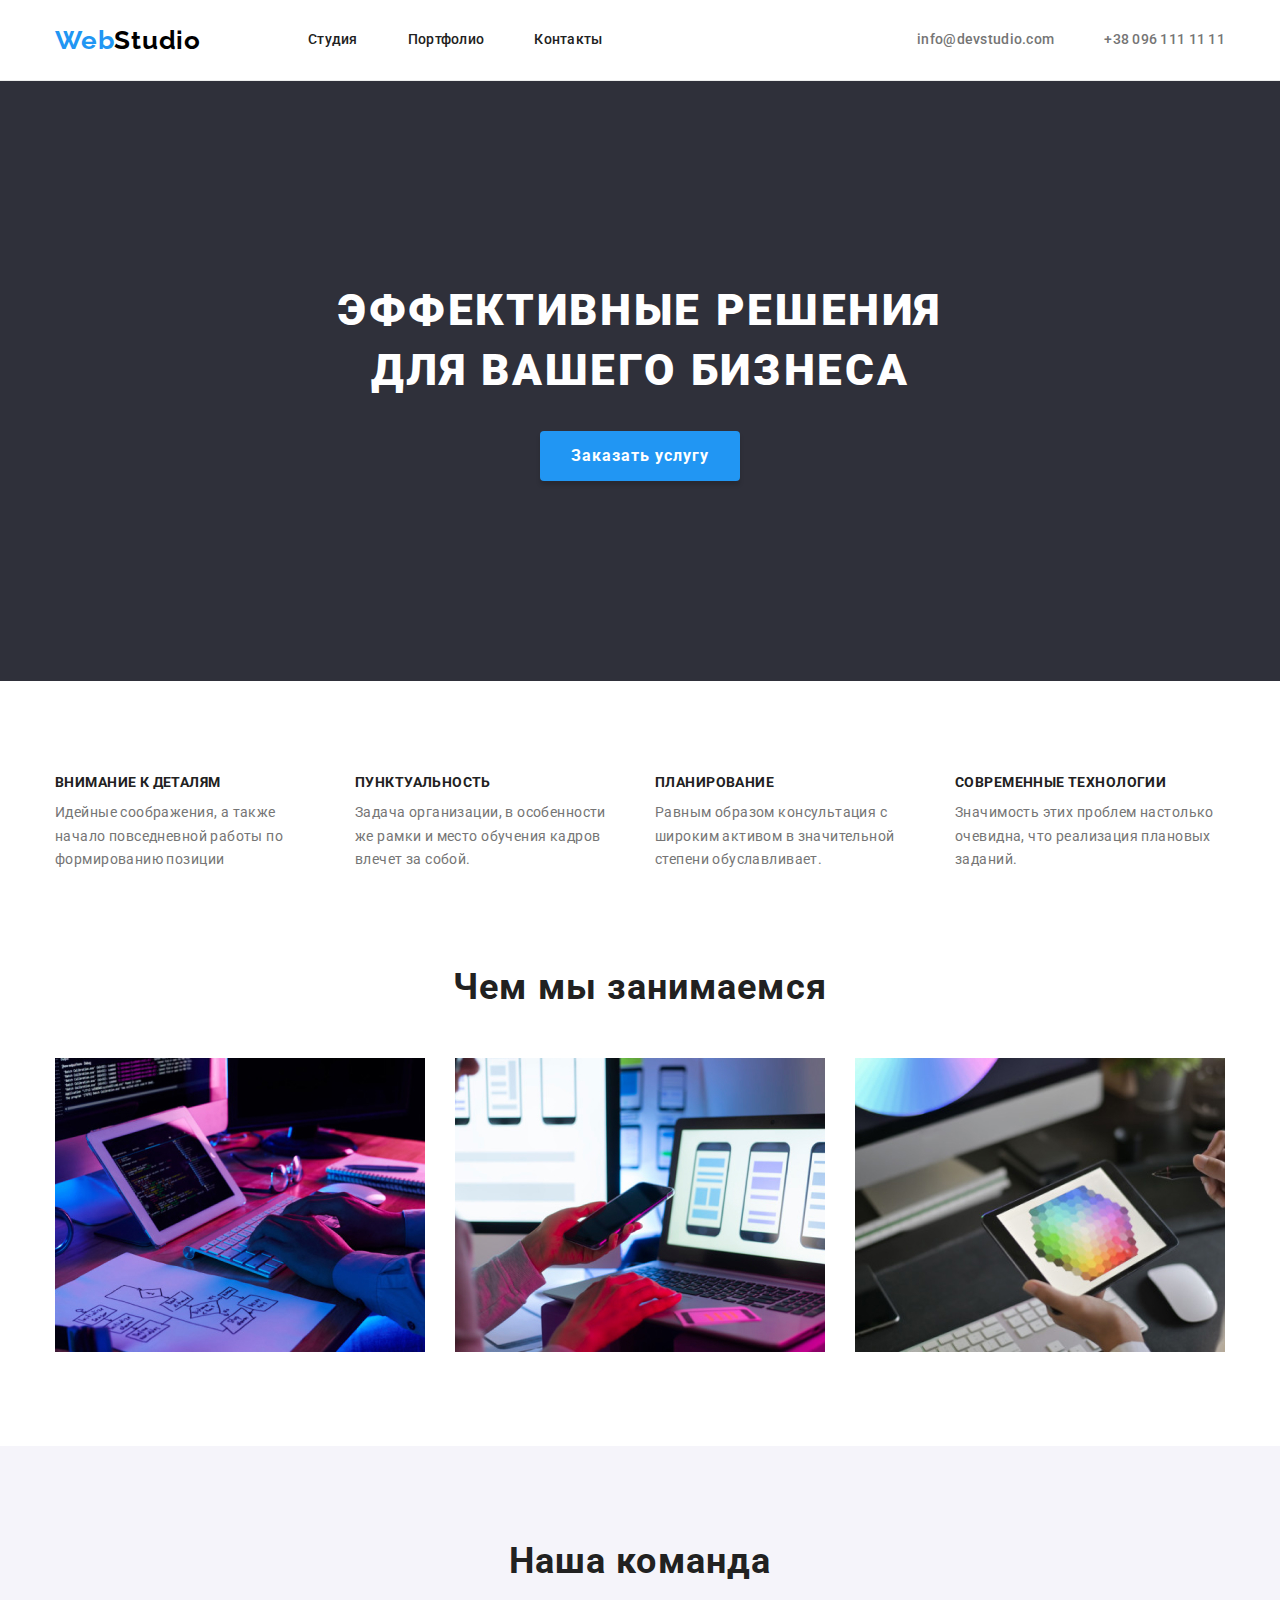
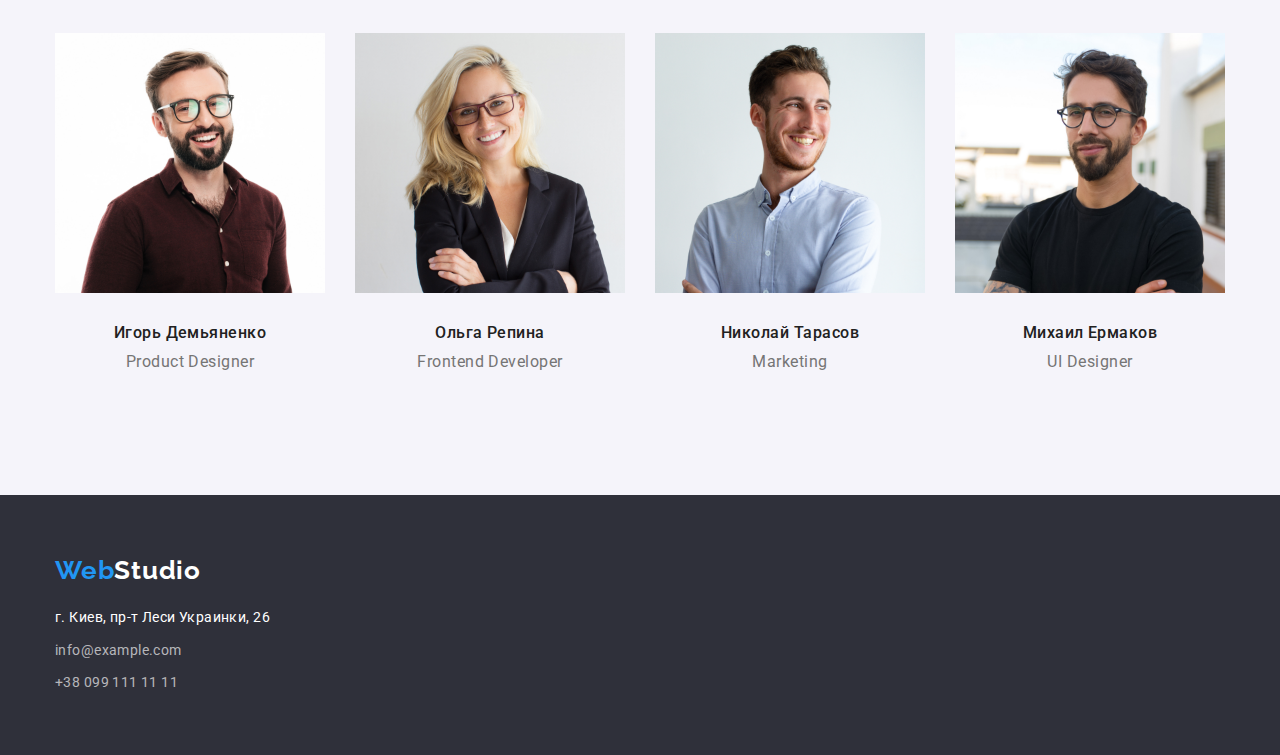
<file: index.html>
<!DOCTYPE html>
<html lang="ru">
<head>
    <meta charset="UTF-8">
    <meta http-equiv="X-UA-Compatible" content="IE=edge">
    <meta name="viewport" content="width=device-width, initial-scale=1.0">
    <title>Студия</title>
    <link href="https://fonts.googleapis.com/css2?family=Roboto:wght@400;500;700;900&display=swap" rel="stylesheet">
    <link href="https://fonts.googleapis.com/css2?family=Raleway:wght@700&family=Roboto:wght@400;500;700;900&display=swap"
        rel="stylesheet">
        <link rel="stylesheet" href="https://cdnjs.cloudflare.com/ajax/libs/modern-normalize/1.1.0/modern-normalize.min.css
">
    <link rel="stylesheet" href="./css/styles.css">
</head>
<body>
        <header class="header">
            <div class="container header-container">
                <nav class="site-nav">
                    <a class="logo link" href="index.html"><span class="logo-blue">Web</span>Studio</a>
                    <ul class="site-nav-list">
                        <li class="site-nav-item">
                            <a href="./index.html" class="site-nav-link link">Студия</a>
                        </li>
                        <li class="site-nav-item">
                            <a href="./portfolio.html" class="site-nav-link link">Портфолио</a>
                        </li>
                        <li class="site-nav-item">
                            <a href="" class="site-nav-link link">Контакты</a>
                        </li>
                    </ul>
                </nav>
                <ul class="contacts">
                    <li class="contacts-item">
                        <a href="mailto:info@devstudio.com" class="contacts-link link">info@devstudio.com</a>
                    </li>
                    <li class="contacts-item">
                        <a href="tel:+380961111111" class="contacts-link link">+38 096 111 11 11</a>
                    </li>
                </ul>
            </div>
        </header>
        <main>
            <section class="hero">
                <h1 class="hero-title">Эффективные решения для вашего бизнеса</h1>
                <button class="hero-button" type="button">Заказать услугу</button>
            </section>
            <section class="section">
                <div class="container">
                    <h2 class="visually-hidden">Преимущества</h2>
                    <!--Скрытый заголовок-->
                    <ul class="features">
                        <li class="features-item">
                            <h3 class="features-title">Внимание к деталям</h3>
                            <p class="features-text">Идейные соображения, а также начало повседневной работы по формированию позиции
                            </p>
                        </li>
                        <li class="features-item">
                            <h3 class="features-title">Пунктуальность</h3>
                            <p class="features-text">Задача организации, в особенности же рамки и место обучения кадров влечет за
                                собой.
                        </li>
                        <li class="features-item">
                            <h3 class="features-title">Планирование</h3>
                            <p class="features-text">Равным образом консультация с широким активом в значительной степени
                                обуславливает.
                        </li>
                        <li class="features-item">
                            <h3 class="features-title">Современные технологии</h3>
                            <p class="features-text">Значимость этих проблем настолько очевидна, что реализация плановых заданий.
                        </li>
                    </ul>
                </div>
            </section>
            <section class="about section">
                <div class="container">
                    <h2 class="about-title">Чем мы занимаемся</h2>
                    <ul class="about-list ">
                        <li class="about-item">
                            <a href="" class="about-link link"><img src="./images/box1.jpg" alt="Програмист пишет код" width="370"
                                    height="294"></a>
                        </li>
                        <li class="about-item">
                            <a href="" class="about-link link"><img src="./images/box2.jpg" alt="разработка мобильных приложений"
                                    width="370" height="294"></a>
                        </li>
                        <li class="about-item">
                            <a href="" class="about-link link"><img src="./images/box3.jpg" alt="графические приложения" width="370"
                                    height="294"></a>
                        </li>
                    </ul>
                </div>
            </section>
            <section class="team section">
                <div class="container">
                    <h2 class="team-title">Наша команда</h2>
                    <ul class="team-list">
                        <li class="team-item">
                            <img src="./images/foto1.jpg" alt="фотография сотрудника" width="270" height="260">
                            <div class="team-info">
                                <h3 class="team-name">Игорь Демьяненко</h3>
                                <p class="team-role">Product Designer</p>
                            </div>
                        </li>
                        <li class="team-item">
                            <img src="./images/foto2.jpg" alt="фотография сотрудника" width="270" height="260">
                            <div class="team-info">
                                <h3 class="team-name">Ольга Репина</h3>
                                <p class="team-role">Frontend Developer</p>
                            </div>
                        </li>
                        <li class="team-item">
                            <img src="./images/foto3.jpg" alt="фотография сотрудника" width="270" height="260">
                            <div class="team-info">
                                <h3 class="team-name">Николай Тарасов</h3>
                                <p class="team-role">Marketing</p>
                            </div>   
                        </li>
                        <li class="team-item">
                            <img src="./images/foto4.jpg" alt="фотография сотрудника" width="270" height="260">
                            <div class="team-info">
                                <h3 class="team-name">Михаил Ермаков</h3>
                                <p class="team-role">UI Designer</p>
                            </div>
                
                        </li>
                    </ul>
                </div>
                
            </section>
        </main>
        <footer class="footer">
            <div class="container">
                <a href="index.html" class="footer-logo link">
                    <span class="logo-blue">Web</span>Studio</a>
                <address class="address">
                    <ul>
                        <li class="address-item">
                            <a class="link post" href="https://goo.gl/maps/NByH8W3uJeNuBEVe8">г. Киев, пр-т Леси Украинки,
                                26</a>
                        </li>
                        <li class="address-item">
                            <a class="footer-link link" href="mailto:info@example.com">info@example.com</a>
                        </li>
                        <li class="address-item">
                            <a class="footer-link link" href="tel:+380991111111">+38 099 111 11 11</a>
                        </li>
                    </ul>
                </address>
            </div>
            
        </footer>
</body>
</html>
</file>
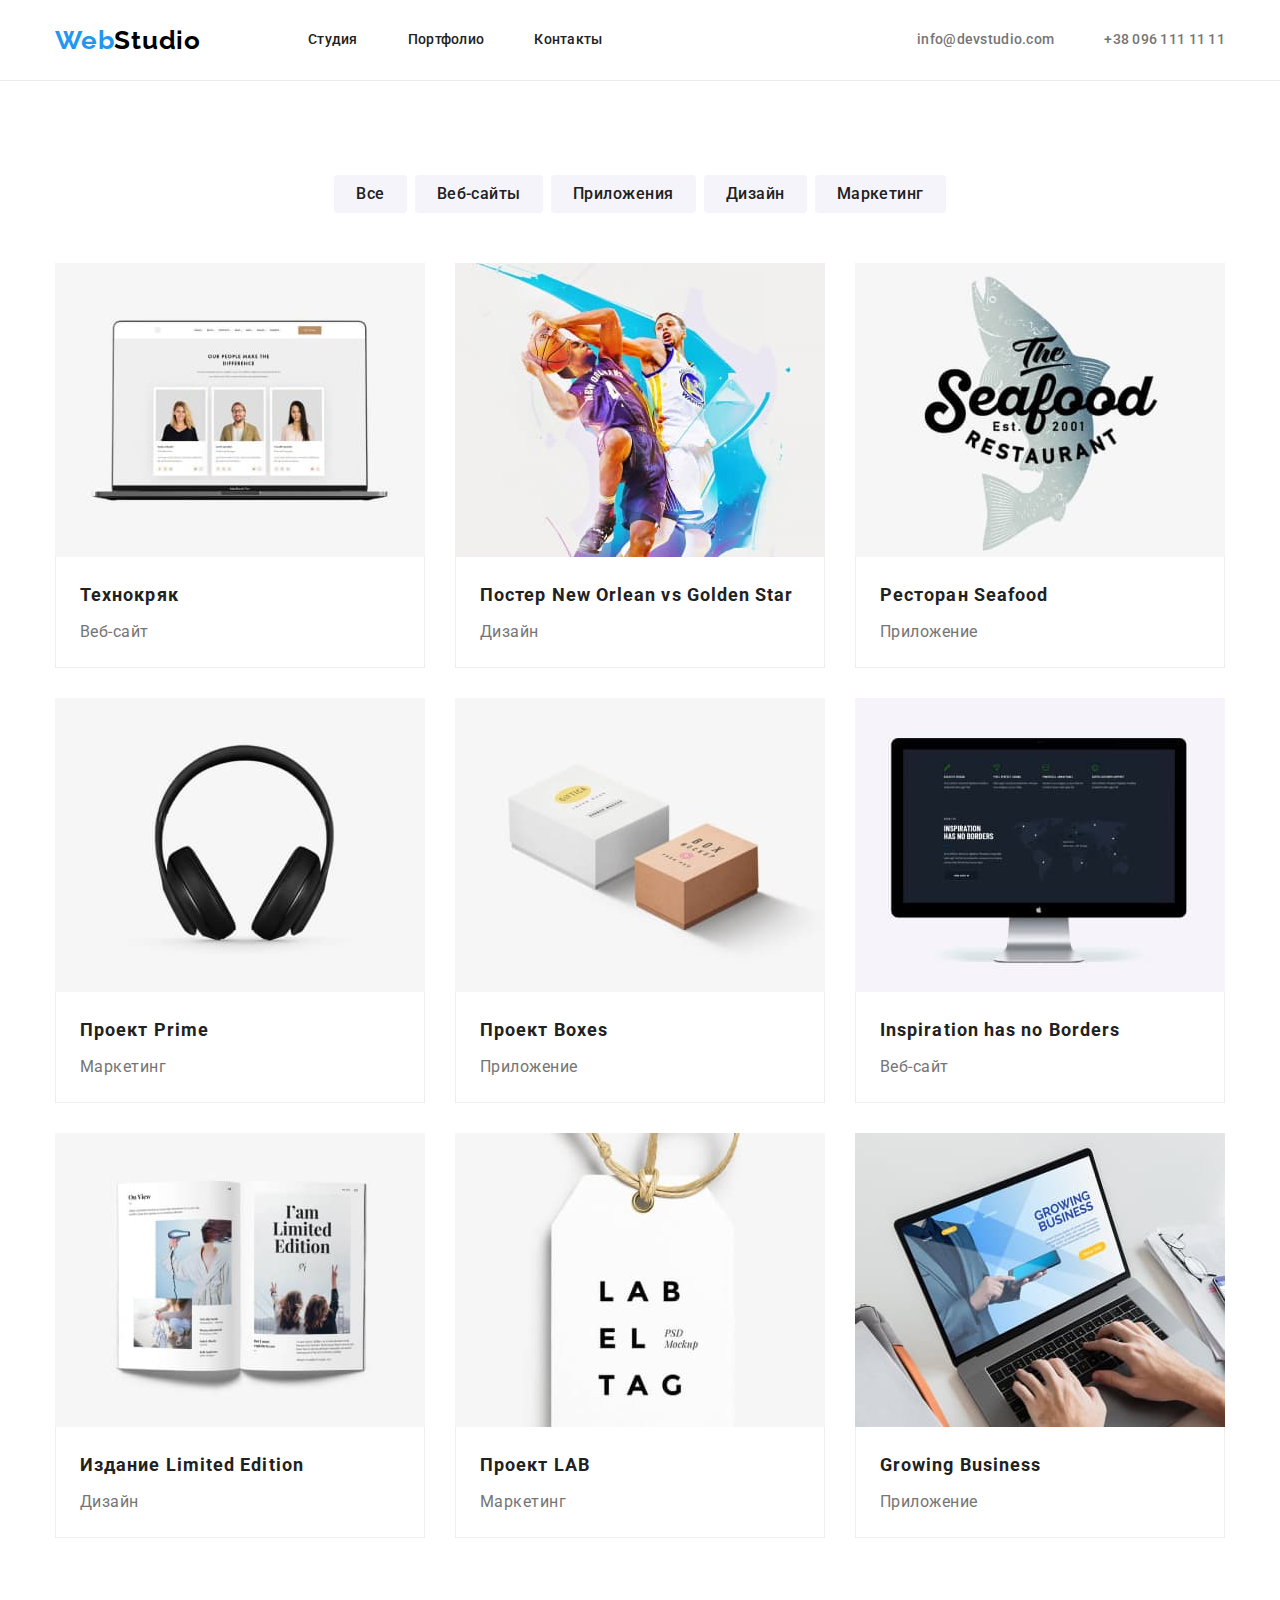
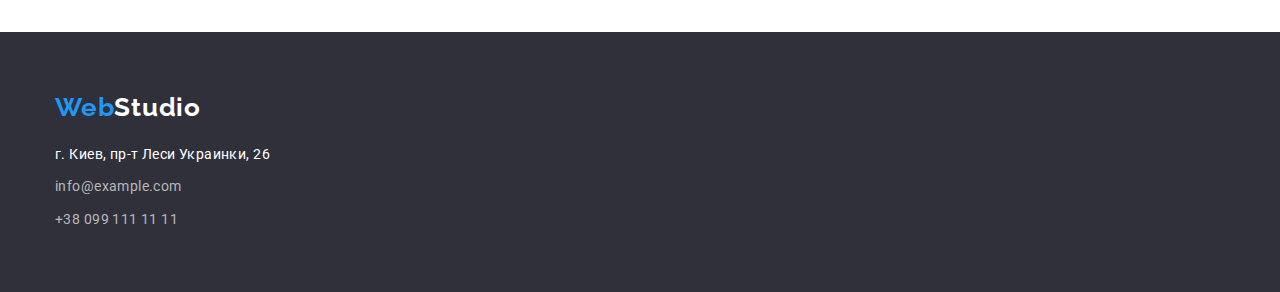
<file: portfolio.html>
<!DOCTYPE html>
<html lang="ru">
<head>
    <meta charset="UTF-8">
    <meta http-equiv="X-UA-Compatible" content="IE=edge">
    <meta name="viewport" content="width=device-width, initial-scale=1.0">
    <title>Портфолио</title>
    <link href="https://fonts.googleapis.com/css2?family=Raleway:wght@700&family=Roboto:wght@400;500;700;900&display=swap"
        rel="stylesheet">
    <link rel="stylesheet" href="https://cdnjs.cloudflare.com/ajax/libs/modern-normalize/1.1.0/modern-normalize.min.css
        ">
    <link rel="stylesheet" href="./css/styles.css">
</head>
<body>
    <header class="header">
        <div class="container header-container">
            <nav class="site-nav">
                <a class="logo link" href="index.html"><span class="logo-blue">Web</span>Studio</a>
                <ul class="site-nav-list">
                    <li class="site-nav-item">
                        <a href="./index.html" class="site-nav-link link">Студия</a>
                    </li>
                    <li class="site-nav-item">
                        <a href="./portfolio.html" class="site-nav-link link">Портфолио</a>
                    </li>
                    <li class="site-nav-item">
                        <a href="" class="site-nav-link link">Контакты</a>
                    </li>
                </ul>
            </nav>
            <ul class="contacts">
                <li class="contacts-item">
                    <a href="mailto:info@devstudio.com" class="contacts-link link">info@devstudio.com</a>
                </li>
                <li class="contacts-item">
                    <a href="tel:+380961111111" class="contacts-link link">+38 096 111 11 11</a>
                </li>
            </ul>
        </div>
    </header>
    <main>
        <section class="section">
            <div class="container">
                <h1 class="visually-hidden">Портфолио</h1>
                <ul class="filters list">
                    <li class="filters-item">
                        <button class="filters-button" type="button">Все</button>
                    </li>
                    <li class="filters-item">
                        <button class="filters-button" type="button">Веб-сайты</button>
                    </li>
                    <li class="filters-item">
                        <button class="filters-button" type="button">Приложения</button>
                    </li>
                    <li class="filters-item">
                        <button class="filters-button" type="button">Дизайн</button>
                    </li>
                    <li class="filters-item">
                        <button class="filters-button" type="button">Маркетинг</button>
                    </li>
                </ul>
                <ul class="projects list">
                    <li class="project-list-item">
                        <img src="./images/project1.jpg" width="370" alt="страница сайта на екране ноутбука">
                        <div class="project-info">
                            <h2 class="project-title ">Технокряк</h2>
                            <p class="project-item">Веб-сайт</p>
                        </div>
                    </li>
                    <li class="project-list-item">
                        <img src="./images/project2.jpg" width="370" alt="баскетболисты с момент игры">
                        <div class="project-info">
                            <h2 class="project-title">Постер New Orlean vs Golden Star</h2>
                            <p class="project-item">Дизайн</p>
                        </div>
                    </li>
                    <li class="project-list-item">
                        <img src="./images/project3.jpg" width="370" alt="эмблема ресторана">
                        <div class="project-info">
                            <h2 class="project-title">Ресторан Seafood</h2>
                            <p class="project-item">Приложение</p>
                        </div>
                    </li>
                    <li class="project-list-item">
                        <img src="./images/project4.jpg" width="370" alt="наушники">
                        <div class="project-info">
                            <h2 class="project-title">Проект Prime</h2>
                            <p class="project-item">Маркетинг</p>
                        </div>
                    </li>
                    <li class="project-list-item">
                        <img src="./images/project5.jpg" width="370" alt="две подарочных коробки">
                        <div class="project-info">
                            <h2 class="project-title">Проект Boxes</h2>
                            <p class="project-item">Приложение</p>
                        </div>
                    </li>
                    <li class="project-list-item">
                        <img src="./images/project6.jpg" width="370" alt="страница сайта">
                        <div class="project-info">
                            <h2 class="project-title">Inspiration has no Borders</h2>
                            <p class="project-item">Веб-сайт</p>
                        </div>
                    </li>
                    <li class="project-list-item">
                        <img src="./images/project7.jpg" width="370" alt="разворот журнала">
                        <div class="project-info">
                            <h2 class="project-title">Издание Limited Edition</h2>
                            <p class="project-item">Дизайн</p>
                        </div>
                    </li>
                    <li class="project-list-item">
                        <img src="./images/project8.jpg" width="370" alt="бирка с логотипом">
                        <div class="project-info">
                            <h2 class="project-title">Проект LAB</h2>
                            <p class="project-item">Маркетинг</p>
                        </div>
                    </li>
                    <li class="project-list-item">
                        <img src="./images/project9.jpg" width="370" alt="приложение на екране ноутбука">
                        <div class="project-info">
                            <h2 class="project-title">Growing Business</h2>
                            <p class="project-item">Приложение</p>
                        </div>
                    </li>
                </ul>
            </div>
            
        </section>
    </main>
    <footer class="footer">
        <div class="container">
            <a href="index.html" class="footer-logo link">
                <span class="logo-blue">Web</span>Studio</a>
            <address class="address">
                <ul>
                    <li class="address-item">
                        <a class="link post" href="https://goo.gl/maps/NByH8W3uJeNuBEVe8">г. Киев, пр-т Леси Украинки,
                            26</a>
                    </li>
                    <li class="address-item">
                        <a class="footer-link link" href="mailto:info@example.com">info@example.com</a>
                    </li>
                    <li class="address-item">
                        <a class="footer-link link" href="tel:+380991111111">+38 099 111 11 11</a>
                    </li>
                </ul>
            </address>
        </div>
    </footer>
</body>
</html>
</file>
<file: css/styles.css>
:root {
  --primary-text-color: #757575;
  --title-text-color: #212121;
  --white-text-color: #ffffff;
  --accent-color: #2196f3;
  --accent-text-color: #2196f3;
  --dark-background-color: #2f303a;
  --light-background-color: #f5f4fa;
}
body {
  background-color: #ffffff;
  color: var(--primary-text-color);
  font-family: Roboto, sans-serif;
  margin: 0;
}
p {
  margin: 0;
}
ul {
  margin: 0;
  padding: 0;
  list-style: none;
}
h1,
h2,
h3,
h4,
h5,
h6 {
  margin: 0;
}
img {
  display: block;
  max-width: 100%;
  height: auto;
}
.container {
  width: 1200px;
  padding: 0 15px;
  margin: 0 auto;
}

.link {
  text-decoration: none;
}
.visually-hidden {
  position: absolute;
  white-space: nowrap;
  width: 1px;
  height: 1px;
  overflow: hidden;
  border: 0;
  padding: 0;
  clip: rect(0 0 0 0);
  clip-path: inset(50%);
  margin: -1px;
}
/*Header styles*/
.header {
  border-bottom: 1px solid #ececec;
}

.header-container {
  display: flex;
  justify-content: space-between;
  align-items: center;
}
.site-nav {
  display: flex;
  align-items: center;
}
.site-nav-list {
  display: flex;
  align-items: center;
}
.logo {
  margin-right: 107px;
  font-family: Raleway;
  font-weight: 700;
  font-size: 26px;
  line-height: 1.19;
  letter-spacing: 0.03em;
  color: #000000;
}
.logo-blue {
  font-family: Raleway;
  font-weight: 700;
  font-size: 26px;
  line-height: 1.19px;
  letter-spacing: 0.03em;
  padding-top: 32px;
  padding-bottom: 32px;
  color: var(--accent-text-color);
}
.logo:hover,
.logo:focus {
  color: var(--accent-text-color);
}
/*--------navigation styles-------------*/
.site-nav-link {
  display: block;
  padding-top: 32px;
  padding-bottom: 32px;
  font-weight: 500;
  font-size: 14px;
  line-height: 1.14;
  letter-spacing: 0.02em;
  color: var(--title-text-color);
}
.site-nav-link:hover,
.site-nav-link:focus {
  color: var(--accent-text-color);
}
.site-nav-item {
  margin-left: 50px;
  line-height: 1;
}
.site-nav-item:first-child {
  margin-left: 0;
}
.current {
  color: var(--accent-text-color);
}
.contacts {
  display: flex;
}
.contacts-item:not(:first-child) {
  margin-left: 50px;
}
.contacts-link {
  display: block;
  font-weight: 500;
  font-size: 14px;
  line-height: 1.14;
  letter-spacing: 0.02em;
  padding-top: 32px;
  padding-bottom: 32px;
  color: var(--primary-text-color);
}
.contacts-link:hover,
.contacts-link:focus {
  color: var(--accent-text-color);
}
/*main styles*/
.section {
  padding: 94px 0;
}

/*--------hero styles-----------*/
.hero {
  padding: 200px 0;
  background-color: var(--dark-background-color);
  text-align: center;
}
.hero-title {
  margin: 0 auto 30px;
  width: 696px;
  font-weight: 900;
  font-size: 44px;
  line-height: 1.36;
  letter-spacing: 0.06em;
  text-transform: uppercase;
  color: var(--white-text-color);
}
.hero-button {
  min-width: 200px;
  min-height: 50px;
  font-family: inherit;
  font-weight: 700;
  font-size: 16px;
  line-height: 1.87;
  text-align: center;
  letter-spacing: 0.06em;
  box-shadow: 0px 4px 4px rgba(0, 0, 0, 0.15);
  border-radius: 4px;
  border: transparent;
  color: var(--white-text-color);
  background-color: var(--accent-color);
  cursor: pointer;
}
/*----------------features styles---------*/
.features {
  display: flex;
}
.features-item {
  margin-right: 30px;
  width: 270px;
}
.features-item:last-child {
  margin-right: 0;
}
.features-title {
  margin-bottom: 10px;
  font-weight: 700;
  font-size: 14px;
  line-height: 1.14;
  letter-spacing: 0.03em;
  text-transform: uppercase;
  color: var(--title-text-color);
}
.features-text {
  font-weight: 400;
  font-size: 14px;
  line-height: 1.71;
  letter-spacing: 0.03em;
  color: var(--primary-text-color);
}
/*--------------------about styles-----------*/
.about {
  padding-top: 0;
}
.about-list {
  display: flex;
}
.about-item {
  margin-right: 30px;
}
.about-item:last-child {
  margin-right: 0;
}
.about-title {
  margin-bottom: 50px;
  font-weight: 700;
  font-size: 36px;
  line-height: 1.17;
  text-align: center;
  letter-spacing: 0.03em;
  color: var(--title-text-color);
}

/*-----------------------team styles-----------*/
.team {
  background-color: var(--light-background-color);
}
.team-list {
  display: flex;
}
.team-info {
  padding-top: 30px;
  padding-bottom: 30px;
}
.team-item:not(:last-child) {
  margin-right: 30px;
}
.team-title {
  margin-bottom: 50px;
  font-weight: 700;
  font-size: 36px;
  line-height: 1.17;
  text-align: center;
  letter-spacing: 0.03em;
  color: var(--title-text-color);
}
.team-name {
  margin-bottom: 10px;
  font-weight: 500;
  font-size: 16px;
  line-height: 1.19;
  text-align: center;
  letter-spacing: 0.03em;
  color: var(--title-text-color);
}
.team-role {
  font-weight: 400;
  font-size: 16px;
  line-height: 1.19;
  text-align: center;
  letter-spacing: 0.03em;
  color: var(--primary-text-color);
}
/*--------------footer styles----------------*/
.footer {
  background-color: var(--dark-background-color);
  padding: 60px 0;
}
.footer-logo {
  margin-bottom: 20px;
  font-family: Raleway;
  font-weight: 700;
  font-size: 26px;
  line-height: 1.19;
  letter-spacing: 0.03em;
  color: var(--white-text-color);
}
.footer-logo:focus,
.footer-logo:hover {
  color: var(--accent-text-color);
}
.address {
  margin-top: 20px;
}
.post {
  font-style: normal;
  font-weight: 400;
  font-size: 14px;
  line-height: 1.71;
  letter-spacing: 0.03em;
  color: var(--white-text-color);
}
.address-item:not(:last-child) {
  margin-bottom: 9px;
}
.footer-link {
  font-style: normal;
  font-weight: 400;
  font-size: 14px;
  line-height: 1.71;
  letter-spacing: 0.03em;
  padding-top: 16px;
  padding-bottom: 16px;
  color: rgba(255, 255, 255, 0.664);
}
.footer-link:hover,
.footer-link:focus {
  color: #2196f3;
}

/*---------- portfolio styles-----------------*/
.filters {
  display: flex;
  justify-content: center;
  margin-bottom: 50px;
}
.filters-item {
  margin-right: 8px;
}
.filters-item:last-child {
  margin-right: 0pt;
}
.filters-button {
  border: transparent;
  padding: 6px 22px;
  font-family: inherit; /*Roboto, sans-serif;*/
  font-weight: 500;
  font-size: 16px;
  line-height: 1.62;
  letter-spacing: 0.03em;
  text-align: center;
  cursor: pointer;
  background-color: var(--light-background-color);
  color: var(--title-text-color);
  border-radius: 4px;
}
.filters-button:hover,
.filters-button:focus {
  color: var(--white-text-color);
  background-color: var(--accent-color);
  box-shadow: 0px 3px 1px rgba(0, 0, 0, 0.1), 0px 1px 2px rgba(0, 0, 0, 0.08),
    0px 2px 2px rgba(0, 0, 0, 0.12);
}
.projects {
  display: flex;
  flex-wrap: wrap;
}
.project-list-item {
  margin-right: 30px;
  margin-bottom: 30px;
}
.project-list-item:nth-child(3n + 3) {
  margin-right: 0;
}
.project-list-item:nth-last-child(-n + 3) {
  margin-bottom: 0;
}
.project-info {
  padding: 20px 24px;
  border: 1px solid #eeeeee;
  border-top: transparent;
}
.project-title {
  margin-bottom: 4px;
  font-weight: 700;
  font-size: 18px;
  line-height: 2;
  letter-spacing: 0.06em;
  color: var(--title-text-color);
}
.project-item {
  font-weight: 400;
  font-size: 16px;
  line-height: 1.87;
  letter-spacing: 0.03em;
  color: var(--primary-text-color);
}
</file>
